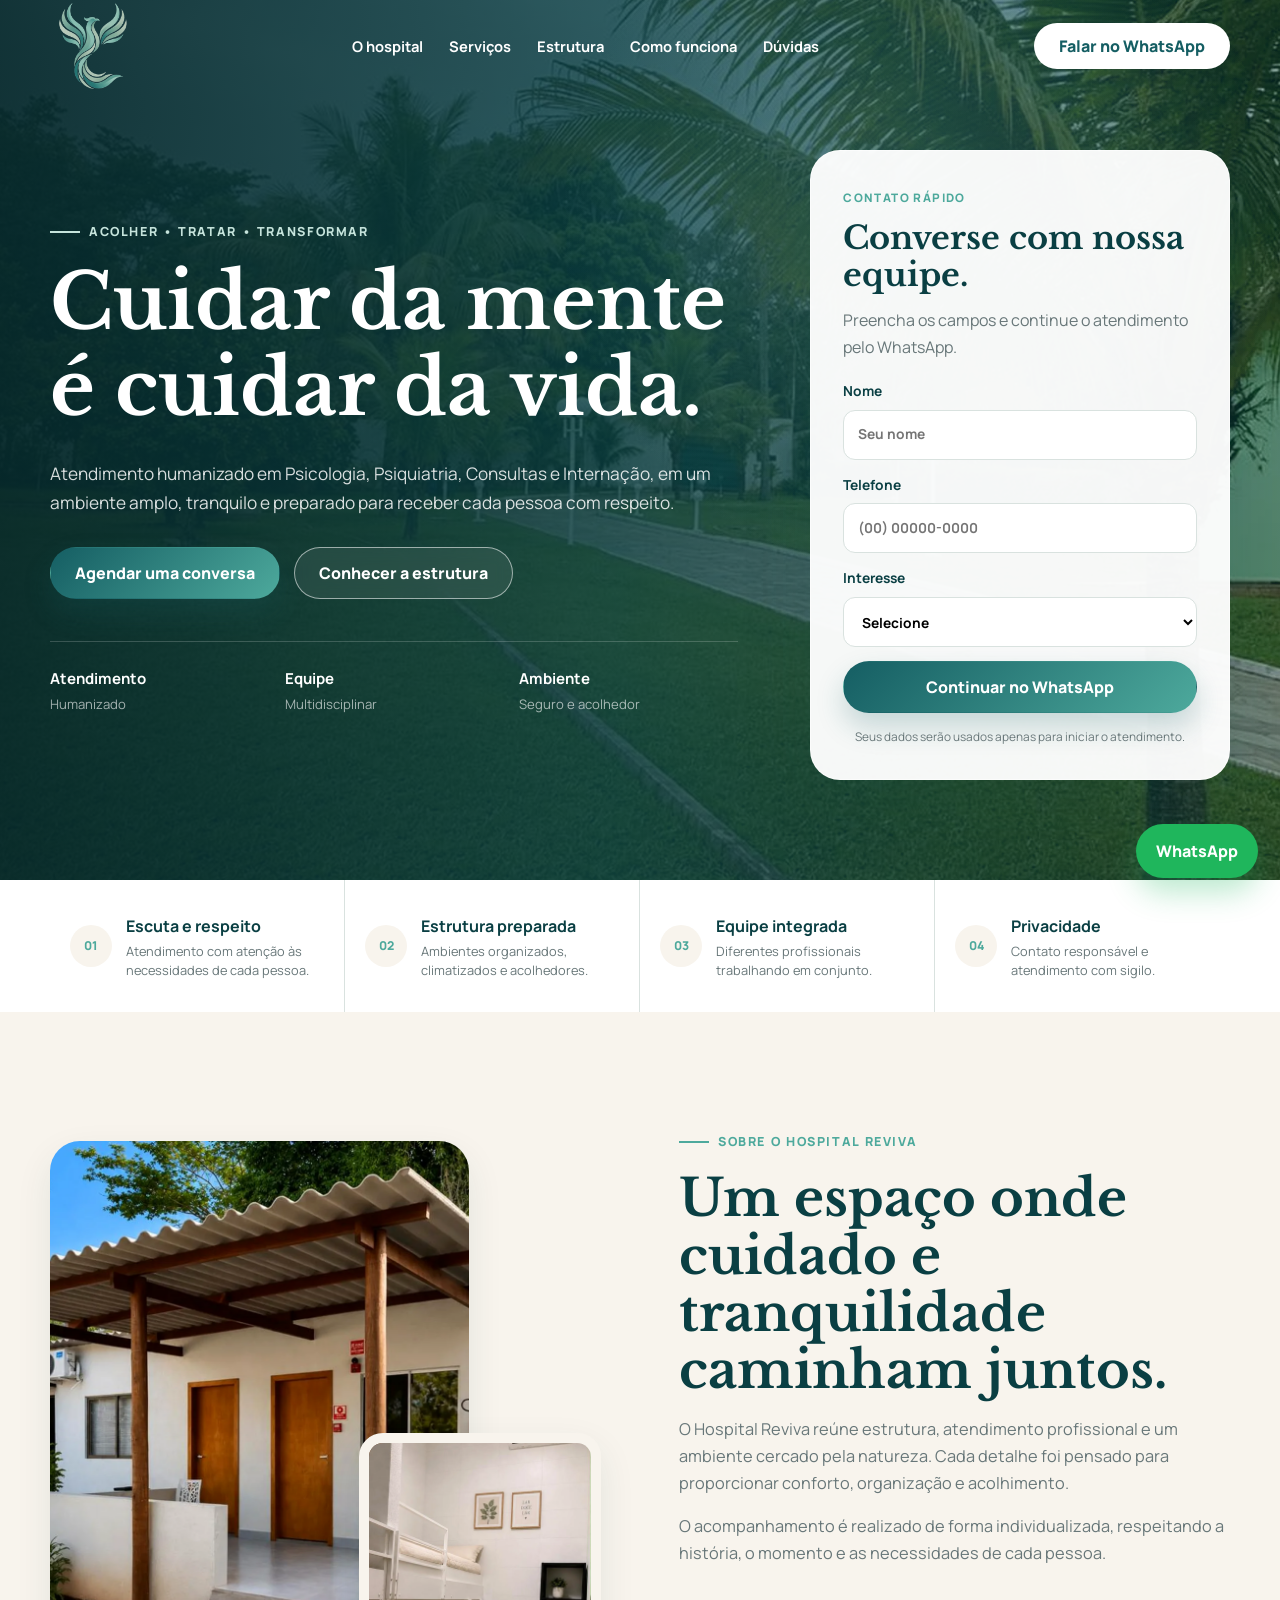
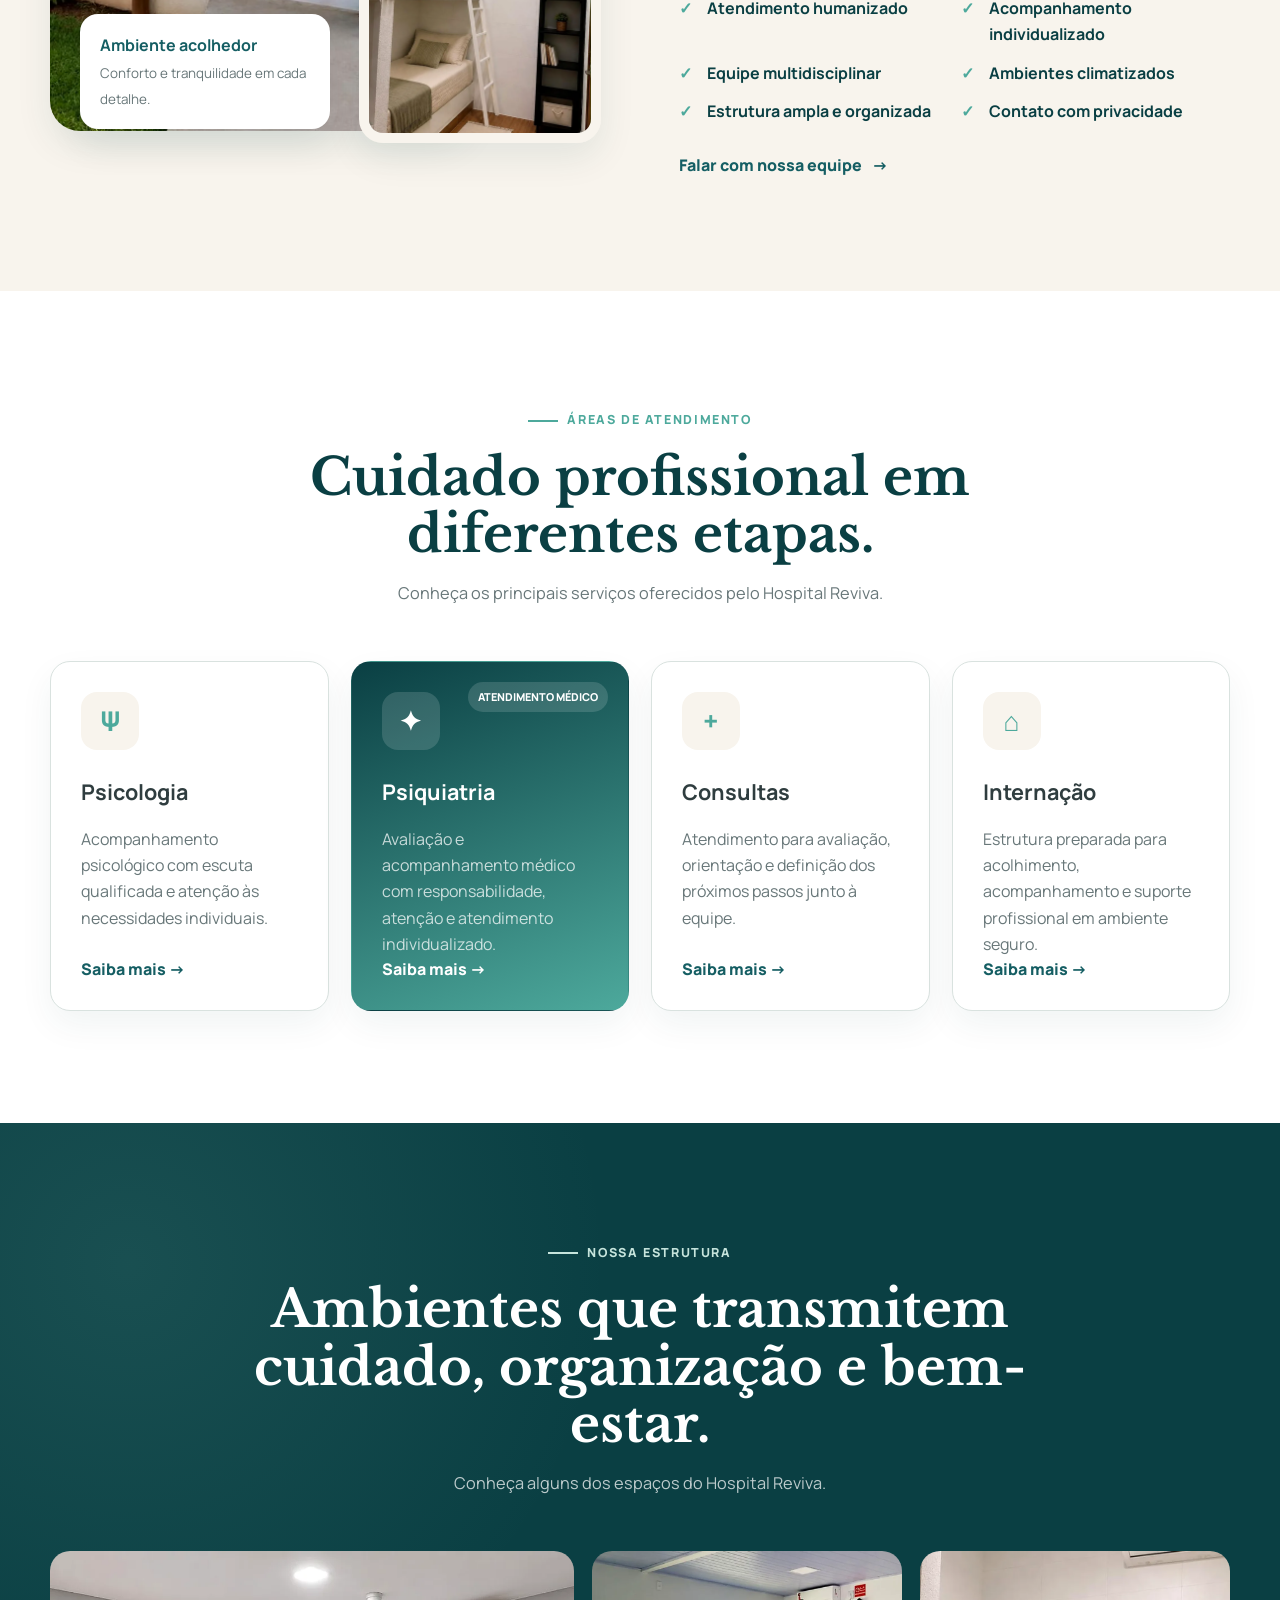
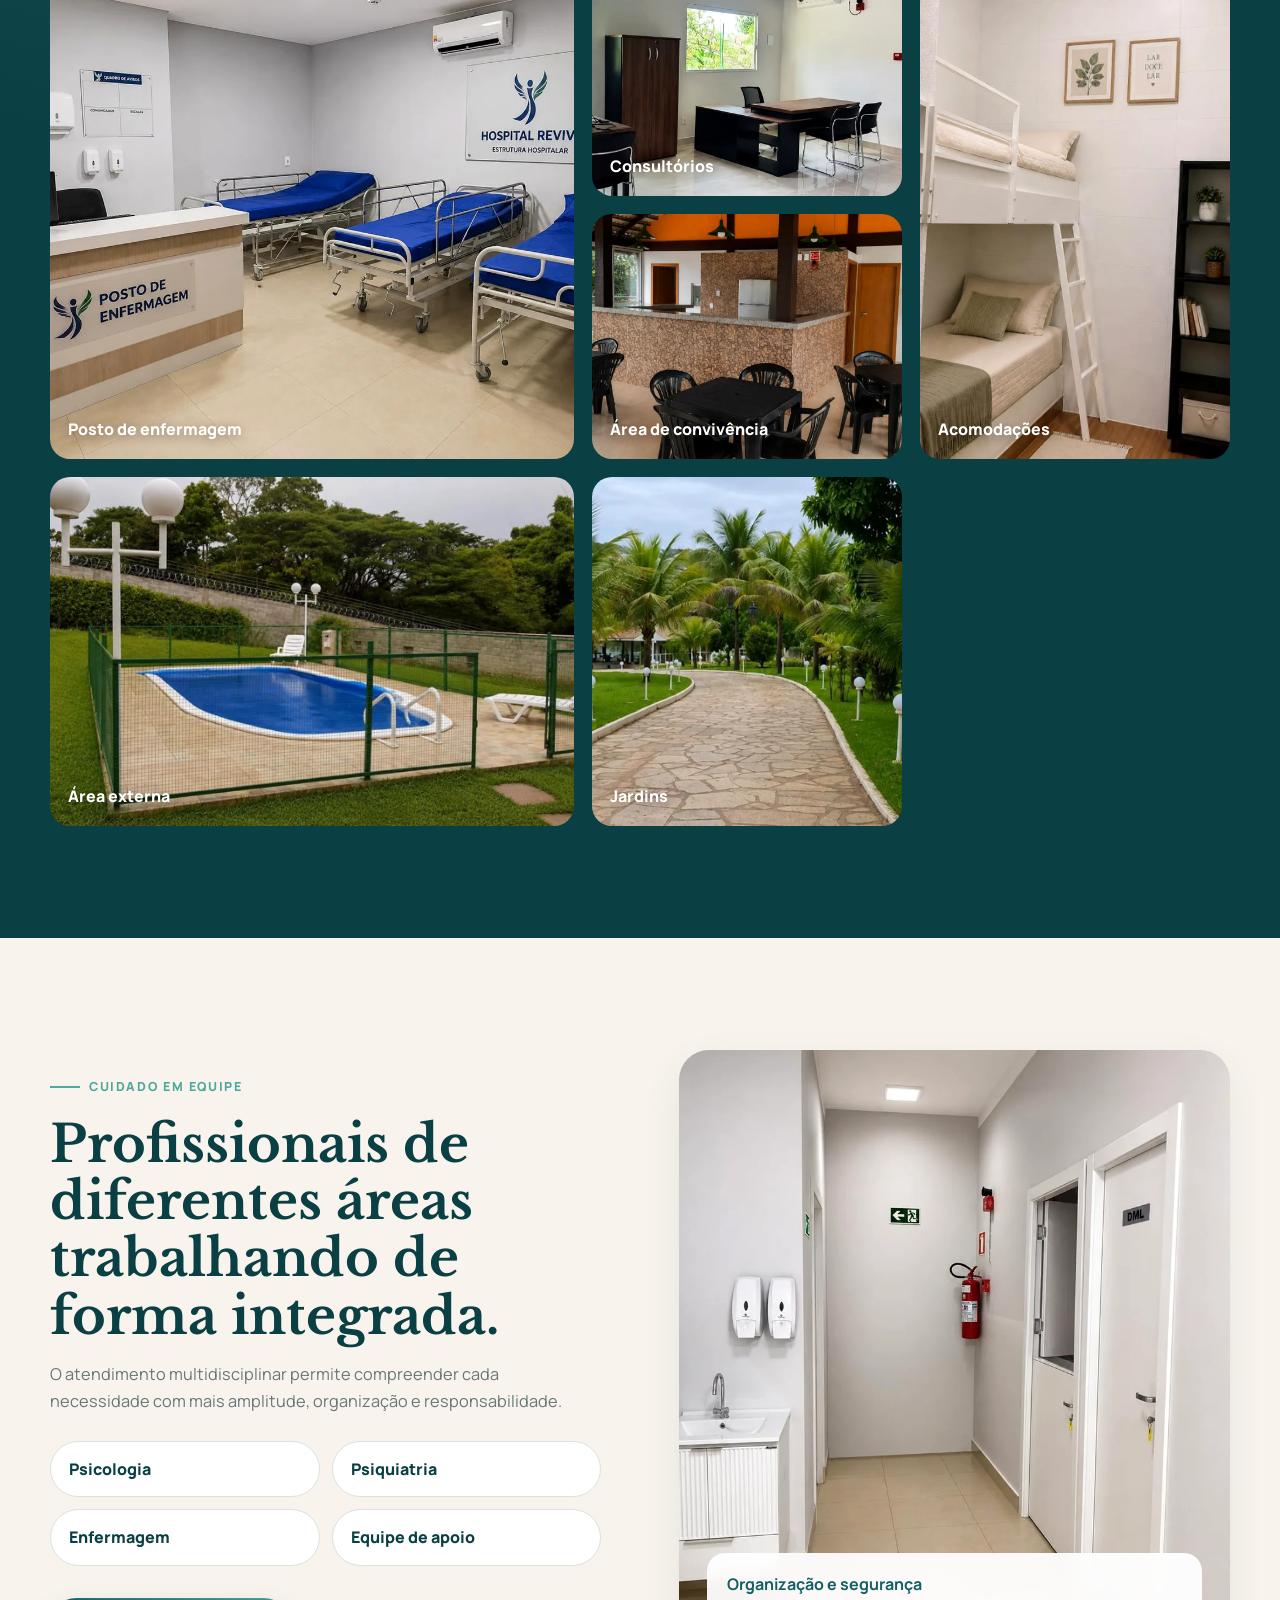
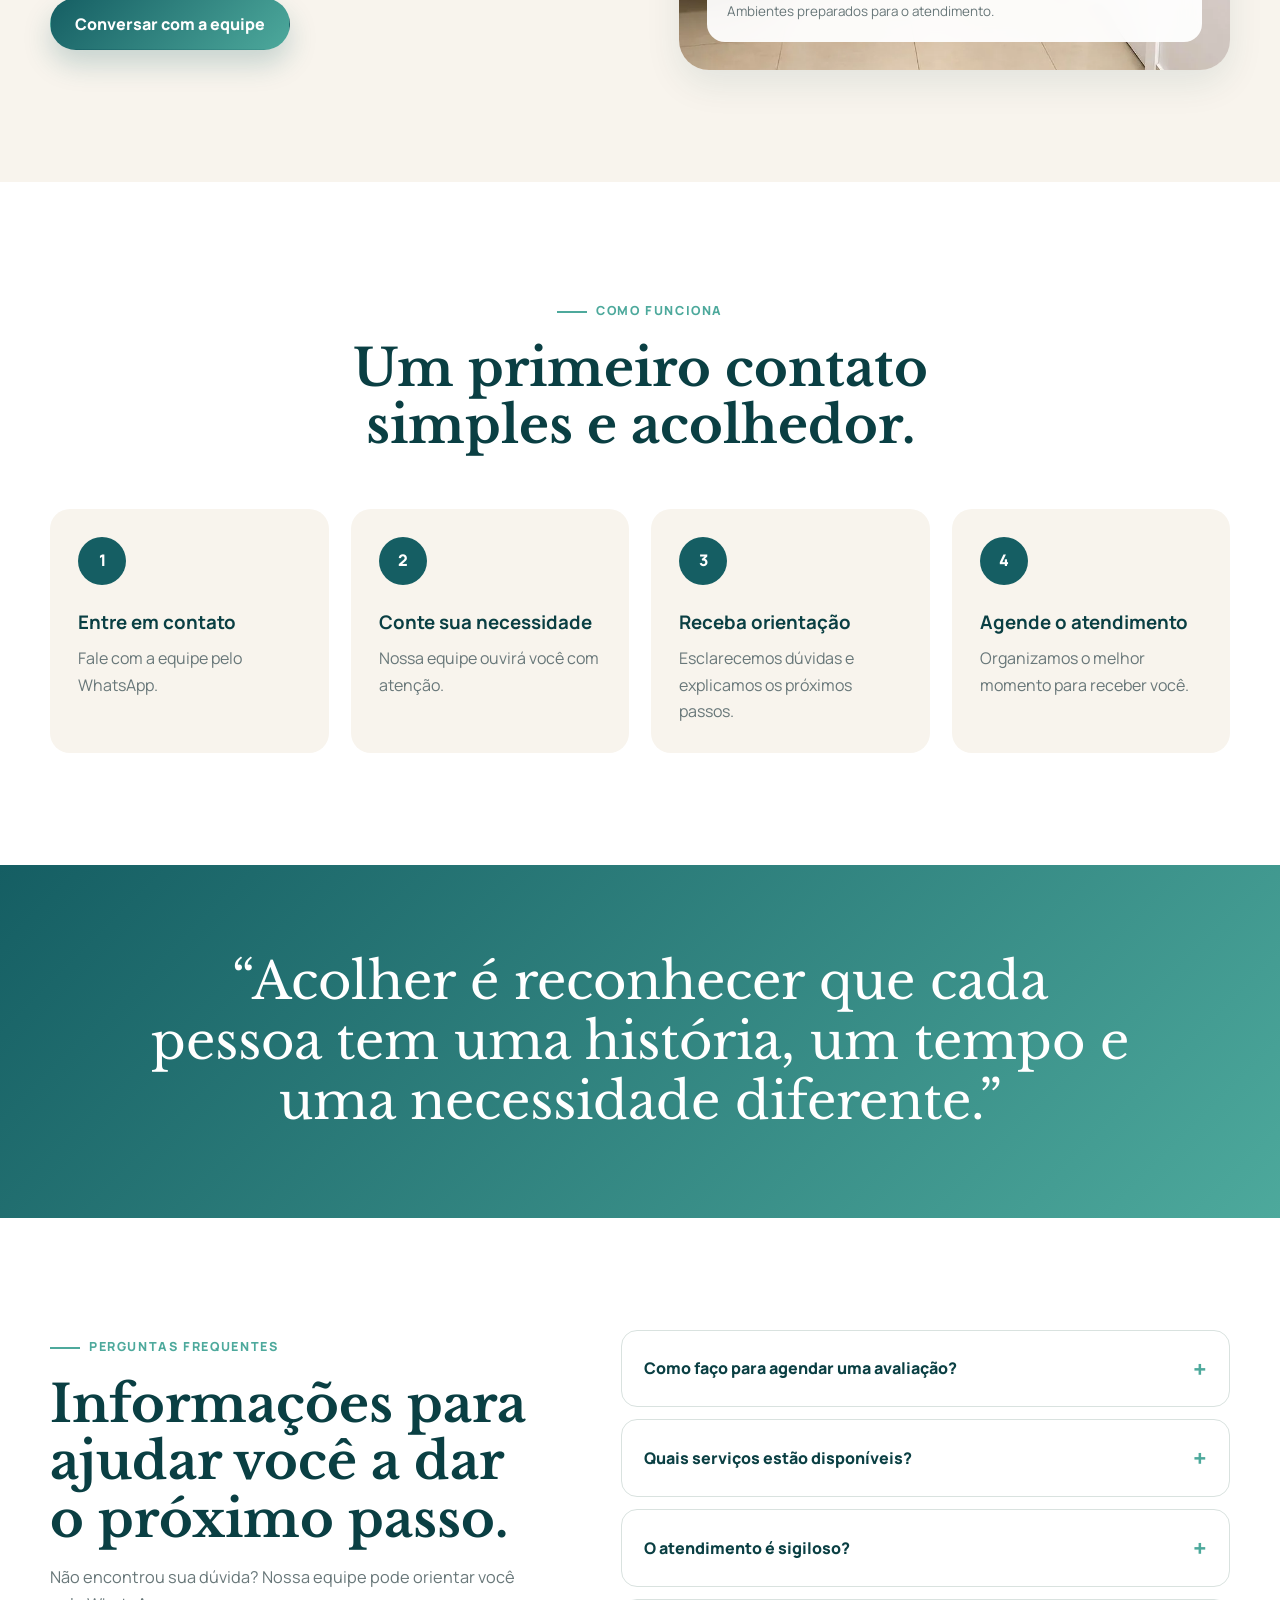
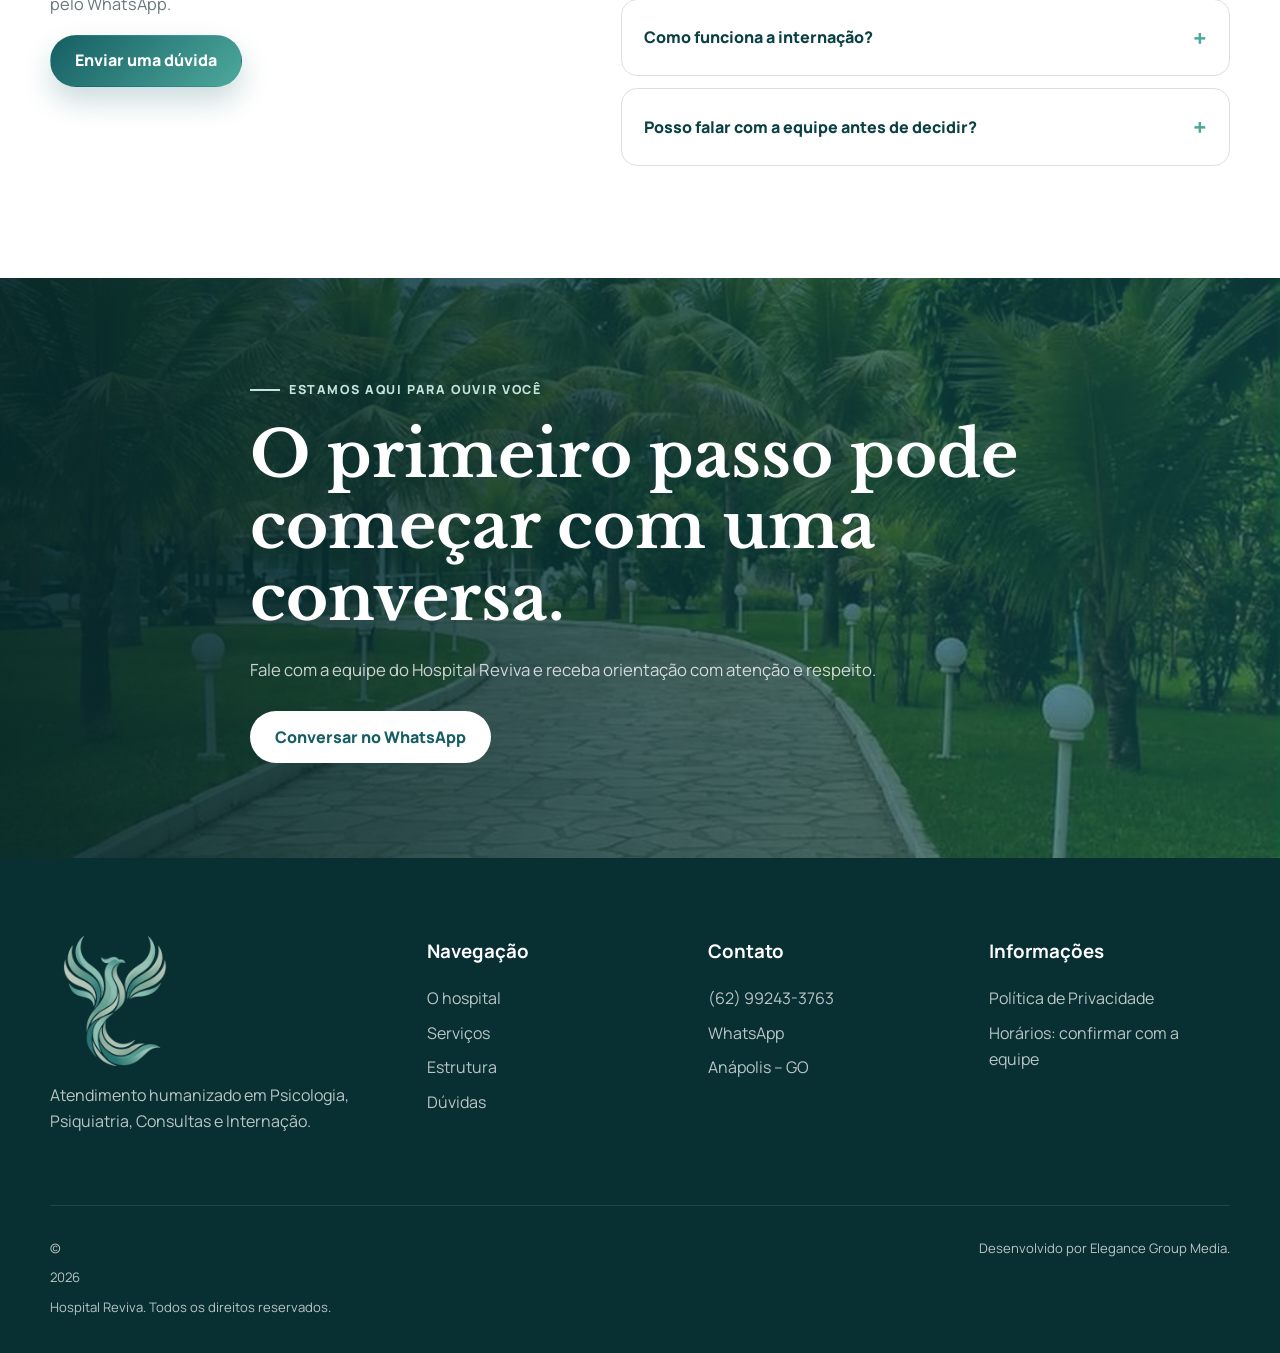
<file: index.html>
<!doctype html>
<html lang="pt-BR">
<head>
  <meta charset="utf-8">
  <meta name="viewport" content="width=device-width, initial-scale=1">
  <meta name="theme-color" content="#155e63">
  <link rel="icon" type="image/x-icon" href="assets/icons/favicon.ico?v=3">
  <link rel="icon" type="image/png" sizes="32x32" href="assets/icons/favicon-32x32.png?v=3">
  <link rel="apple-touch-icon" sizes="180x180" href="assets/icons/apple-touch-icon.png?v=3">
  <link rel="manifest" href="site.webmanifest?v=3">

  <meta name="description" content="Hospital Reviva: atendimento humanizado em Psicologia, Psiquiatria, Consultas e Internação, em uma estrutura acolhedora e preparada.">
  <meta name="robots" content="index,follow">
  <meta property="og:type" content="website">
  <meta property="og:locale" content="pt_BR">
  <meta property="og:title" content="Hospital Reviva | Cuidado e acolhimento">
  <meta property="og:description" content="Conheça a estrutura do Hospital Reviva e fale com nossa equipe pelo WhatsApp.">
  <meta property="og:image" content="assets/images/hero.webp">
  <title>Hospital Reviva | Cuidado e acolhimento</title>
<link rel="preload" as="image" href="assets/images/hero.webp" type="image/webp">
  <link rel="preconnect" href="https://fonts.googleapis.com">
  <link rel="preconnect" href="https://fonts.gstatic.com" crossorigin>
  <link href="https://fonts.googleapis.com/css2?family=Libre+Baskerville:wght@400;700&family=Manrope:wght@400;500;600;700;800&display=swap" rel="stylesheet">
  <link rel="stylesheet" href="style.css">

  <script type="application/ld+json">
  {
    "@context":"https://schema.org",
    "@type":"Hospital",
    "name":"Hospital Reviva",
    "description":"Atendimento humanizado em Psicologia, Psiquiatria, Consultas e Internação.",
    "telephone":"+55 62 99243-3763",
    "image":"assets/images/hero.webp",
    "url":"https://SEU-DOMINIO.com.br"
  }
  </script>
</head>
<body>
  <a class="skip-link" href="#conteudo">Ir para o conteúdo</a>

  <header class="header" id="topo">
    <div class="container header__inner">
      <a href="#inicio" class="brand" aria-label="Hospital Reviva">
        <img src="assets/logo/logo-reviva.png?v=3" alt="Hospital Reviva">
      </a>

      <button class="menu-button" aria-label="Abrir menu" aria-controls="menu" aria-expanded="false">
        <span></span><span></span><span></span>
      </button>

      <nav class="menu" id="menu" aria-label="Menu principal">
        <a href="#sobre">O hospital</a>
        <a href="#servicos">Serviços</a>
        <a href="#estrutura">Estrutura</a>
        <a href="#como-funciona">Como funciona</a>
        <a href="#duvidas">Dúvidas</a>
      </nav>

      <a class="button button--header whatsapp-link" target="_blank" rel="noopener"
         href="https://wa.me/556299243763?text=Olá%2C%20gostaria%20de%20mais%20informações%20sobre%20o%20Hospital%20Reviva.">
        Falar no WhatsApp
      </a>
    </div>
  </header>

  <main id="conteudo">
    <section class="hero" id="inicio">
      <div class="hero__image" aria-hidden="true"></div>
      <div class="hero__shade" aria-hidden="true"></div>

      <div class="container hero__grid">
        <div class="hero__content reveal">
          <span class="overline overline--light">Acolher • Tratar • Transformar</span>
          <h1>Cuidar da mente é cuidar da vida.</h1>
          <p>
            Atendimento humanizado em Psicologia, Psiquiatria, Consultas e Internação,
            em um ambiente amplo, tranquilo e preparado para receber cada pessoa com respeito.
          </p>

          <div class="hero__actions">
            <a class="button button--primary whatsapp-link" target="_blank" rel="noopener"
               href="https://wa.me/5562992433763?text=Olá%2C%20gostaria%20de%20agendar%20uma%20avaliação%20no%20Hospital%20Reviva.">
              Agendar uma conversa
            </a>
            <a class="button button--ghost" href="#estrutura">Conhecer a estrutura</a>
          </div>

          <div class="hero__badges">
            <div><strong>Atendimento</strong><span>Humanizado</span></div>
            <div><strong>Equipe</strong><span>Multidisciplinar</span></div>
            <div><strong>Ambiente</strong><span>Seguro e acolhedor</span></div>
          </div>
        </div>

        <aside class="lead-card reveal" aria-label="Contato rápido">
          <span class="lead-card__tag">Contato rápido</span>
          <h2>Converse com nossa equipe.</h2>
          <p>Preencha os campos e continue o atendimento pelo WhatsApp.</p>

          <form id="lead-form">
            <label>
              Nome
              <input id="nome" name="nome" type="text" autocomplete="name" placeholder="Seu nome" required>
            </label>
            <label>
              Telefone
              <input id="telefone" name="telefone" type="tel" autocomplete="tel" placeholder="(00) 00000-0000" required>
            </label>
            <label>
              Interesse
              <select id="interesse" name="interesse" required>
                <option value="">Selecione</option>
                <option>Psicologia</option>
                <option>Psiquiatria</option>
                <option>Consultas</option>
                <option>Internação</option>
                <option>Informações gerais</option>
              </select>
            </label>
            <button class="button button--primary button--full" type="submit">Continuar no WhatsApp</button>
            <small>Seus dados serão usados apenas para iniciar o atendimento.</small>
          </form>
        </aside>
      </div>
    </section>

    <section class="quick-trust" aria-label="Diferenciais">
      <div class="container quick-trust__grid">
        <article><span>01</span><div><strong>Escuta e respeito</strong><p>Atendimento com atenção às necessidades de cada pessoa.</p></div></article>
        <article><span>02</span><div><strong>Estrutura preparada</strong><p>Ambientes organizados, climatizados e acolhedores.</p></div></article>
        <article><span>03</span><div><strong>Equipe integrada</strong><p>Diferentes profissionais trabalhando em conjunto.</p></div></article>
        <article><span>04</span><div><strong>Privacidade</strong><p>Contato responsável e atendimento com sigilo.</p></div></article>
      </div>
    </section>

    <section class="section section--cream" id="sobre">
      <div class="container split">
        <div class="photo-stack reveal">
          <img class="photo-stack__main" src="assets/images/about.webp" alt="Área externa do Hospital Reviva" loading="lazy">
          <img class="photo-stack__small" src="assets/images/room.webp" alt="Acomodação do Hospital Reviva" loading="lazy">
          <div class="photo-stack__seal">
            <strong>Ambiente acolhedor</strong>
            <span>Conforto e tranquilidade em cada detalhe.</span>
          </div>
        </div>

        <div class="section-copy reveal">
          <span class="overline">Sobre o Hospital Reviva</span>
          <h2>Um espaço onde cuidado e tranquilidade caminham juntos.</h2>
          <p>
            O Hospital Reviva reúne estrutura, atendimento profissional e um ambiente cercado pela natureza.
            Cada detalhe foi pensado para proporcionar conforto, organização e acolhimento.
          </p>
          <p>
            O acompanhamento é realizado de forma individualizada, respeitando a história,
            o momento e as necessidades de cada pessoa.
          </p>

          <div class="feature-list">
            <span>Atendimento humanizado</span>
            <span>Acompanhamento individualizado</span>
            <span>Equipe multidisciplinar</span>
            <span>Ambientes climatizados</span>
            <span>Estrutura ampla e organizada</span>
            <span>Contato com privacidade</span>
          </div>

          <a class="text-link whatsapp-link" target="_blank" rel="noopener"
             href="https://wa.me/5562992433763?text=Olá%2C%20gostaria%20de%20conhecer%20melhor%20o%20Hospital%20Reviva.">
            Falar com nossa equipe <span>→</span>
          </a>
        </div>
      </div>
    </section>

    <section class="section" id="servicos">
      <div class="container">
        <div class="section-heading reveal">
          <span class="overline">Áreas de atendimento</span>
          <h2>Cuidado profissional em diferentes etapas.</h2>
          <p>Conheça os principais serviços oferecidos pelo Hospital Reviva.</p>
        </div>

        <div class="cards">
          <article class="service-card reveal">
            <div class="service-card__icon">Ψ</div>
            <h3>Psicologia</h3>
            <p>Acompanhamento psicológico com escuta qualificada e atenção às necessidades individuais.</p>
            <a class="whatsapp-link" target="_blank" rel="noopener"
               href="https://wa.me/5562992433763?text=Olá%2C%20gostaria%20de%20informações%20sobre%20Psicologia.">Saiba mais →</a>
          </article>

          <article class="service-card service-card--featured reveal">
            <span class="service-card__label">Atendimento médico</span>
            <div class="service-card__icon">✦</div>
            <h3>Psiquiatria</h3>
            <p>Avaliação e acompanhamento médico com responsabilidade, atenção e atendimento individualizado.</p>
            <a class="whatsapp-link" target="_blank" rel="noopener"
               href="https://wa.me/5562992433763?text=Olá%2C%20gostaria%20de%20informações%20sobre%20Psiquiatria.">Saiba mais →</a>
          </article>

          <article class="service-card reveal">
            <div class="service-card__icon">+</div>
            <h3>Consultas</h3>
            <p>Atendimento para avaliação, orientação e definição dos próximos passos junto à equipe.</p>
            <a class="whatsapp-link" target="_blank" rel="noopener"
               href="https://wa.me/5562992433763?text=Olá%2C%20gostaria%20de%20informações%20sobre%20Consultas.">Saiba mais →</a>
          </article>

          <article class="service-card reveal">
            <div class="service-card__icon">⌂</div>
            <h3>Internação</h3>
            <p>Estrutura preparada para acolhimento, acompanhamento e suporte profissional em ambiente seguro.</p>
            <a class="whatsapp-link" target="_blank" rel="noopener"
               href="https://wa.me/5562992433763?text=Olá%2C%20gostaria%20de%20informações%20sobre%20Internação.">Saiba mais →</a>
          </article>
        </div>
      </div>
    </section>

    <section class="section section--dark" id="estrutura">
      <div class="container">
        <div class="section-heading section-heading--light reveal">
          <span class="overline overline--light">Nossa estrutura</span>
          <h2>Ambientes que transmitem cuidado, organização e bem-estar.</h2>
          <p>Conheça alguns dos espaços do Hospital Reviva.</p>
        </div>

        <div class="gallery">
          <figure class="gallery__item gallery__item--large reveal">
            <img src="assets/images/nursing.webp" alt="Posto de enfermagem do Hospital Reviva" loading="lazy">
            <figcaption>Posto de enfermagem</figcaption>
          </figure>
          <figure class="gallery__item reveal">
            <img src="assets/images/office.webp" alt="Consultório e área administrativa" loading="lazy">
            <figcaption>Consultórios</figcaption>
          </figure>
          <figure class="gallery__item reveal">
            <img src="assets/images/lounge.webp" alt="" loading="lazy">
            <figcaption>Área de convivência</figcaption>
          </figure>
          <figure class="gallery__item reveal">
            <img src="assets/images/pool.webp" alt="Área externa com piscina" loading="lazy">
            <figcaption>Área externa</figcaption>
          </figure>
          <figure class="gallery__item reveal">
            <img src="assets/images/garden.webp" alt="Jardins do Hospital Reviva" loading="lazy">
            <figcaption>Jardins</figcaption>
          </figure>
          <figure class="gallery__item gallery__item--tall reveal">
            <img src="assets/images/room.webp" alt="Acomodação do Hospital Reviva" loading="lazy">
            <figcaption>Acomodações</figcaption>
          </figure>
        </div>
      </div>
    </section>

    <section class="section section--cream">
      <div class="container split split--reverse">
        <div class="section-copy reveal">
          <span class="overline">Cuidado em equipe</span>
          <h2>Profissionais de diferentes áreas trabalhando de forma integrada.</h2>
          <p>
            O atendimento multidisciplinar permite compreender cada necessidade com mais amplitude,
            organização e responsabilidade.
          </p>

          <div class="pill-grid">
            <span>Psicologia</span>
            <span>Psiquiatria</span>
            <span>Enfermagem</span>
            <span>Equipe de apoio</span>
          </div>

          <a class="button button--primary whatsapp-link" target="_blank" rel="noopener"
             href="https://wa.me/5562992433763?text=Olá%2C%20gostaria%20de%20falar%20com%20a%20equipe%20do%20Hospital%20Reviva.">
            Conversar com a equipe
          </a>
        </div>

        <div class="image-panel reveal">
          <img src="assets/images/hallway.webp" alt="Corredor interno do Hospital Reviva" loading="lazy">
          <div class="image-panel__card">
            <strong>Organização e segurança</strong>
            <span>Ambientes preparados para o atendimento.</span>
          </div>
        </div>
      </div>
    </section>

    <section class="section process" id="como-funciona">
      <div class="container">
        <div class="section-heading reveal">
          <span class="overline">Como funciona</span>
          <h2>Um primeiro contato simples e acolhedor.</h2>
        </div>

        <div class="steps">
          <article class="step reveal"><span>1</span><h3>Entre em contato</h3><p>Fale com a equipe pelo WhatsApp.</p></article>
          <article class="step reveal"><span>2</span><h3>Conte sua necessidade</h3><p>Nossa equipe ouvirá você com atenção.</p></article>
          <article class="step reveal"><span>3</span><h3>Receba orientação</h3><p>Esclarecemos dúvidas e explicamos os próximos passos.</p></article>
          <article class="step reveal"><span>4</span><h3>Agende o atendimento</h3><p>Organizamos o melhor momento para receber você.</p></article>
        </div>
      </div>
    </section>

    <section class="statement">
      <div class="container reveal">
        <p>“Acolher é reconhecer que cada pessoa tem uma história, um tempo e uma necessidade diferente.”</p>
      </div>
    </section>

    <section class="section" id="duvidas">
      <div class="container faq-layout">
        <div class="section-copy reveal">
          <span class="overline">Perguntas frequentes</span>
          <h2>Informações para ajudar você a dar o próximo passo.</h2>
          <p>Não encontrou sua dúvida? Nossa equipe pode orientar você pelo WhatsApp.</p>
          <a class="button button--primary whatsapp-link" target="_blank" rel="noopener"
             href="https://wa.me/5562992433763?text=Olá%2C%20tenho%20uma%20dúvida%20sobre%20o%20Hospital%20Reviva.">
            Enviar uma dúvida
          </a>
        </div>

        <div class="accordion reveal">
          <article class="faq-item">
            <button aria-expanded="false">Como faço para agendar uma avaliação?<span>+</span></button>
            <div><p>Entre em contato pelo WhatsApp. A equipe fará uma conversa inicial e orientará os próximos passos.</p></div>
          </article>
          <article class="faq-item">
            <button aria-expanded="false">Quais serviços estão disponíveis?<span>+</span></button>
            <div><p>O Hospital Reviva oferece Psicologia, Psiquiatria, Consultas e Internação.</p></div>
          </article>
          <article class="faq-item">
            <button aria-expanded="false">O atendimento é sigiloso?<span>+</span></button>
            <div><p>Sim. Privacidade, respeito e responsabilidade fazem parte do atendimento.</p></div>
          </article>
          <article class="faq-item">
            <button aria-expanded="false">Como funciona a internação?<span>+</span></button>
            <div><p>A equipe realiza uma avaliação inicial e apresenta as orientações adequadas para cada situação.</p></div>
          </article>
          <article class="faq-item">
            <button aria-expanded="false">Posso falar com a equipe antes de decidir?<span>+</span></button>
            <div><p>Sim. Você pode entrar em contato para esclarecer dúvidas e conhecer melhor o atendimento.</p></div>
          </article>
        </div>
      </div>
    </section>

    <section class="final-cta">
      <div class="final-cta__image" aria-hidden="true"></div>
      <div class="final-cta__overlay" aria-hidden="true"></div>
      <div class="container final-cta__content reveal">
        <span class="overline overline--light">Estamos aqui para ouvir você</span>
        <h2>O primeiro passo pode começar com uma conversa.</h2>
        <p>Fale com a equipe do Hospital Reviva e receba orientação com atenção e respeito.</p>
        <a class="button button--light whatsapp-link" target="_blank" rel="noopener"
           href="https://wa.me/5562992433763?text=Olá%2C%20gostaria%20de%20falar%20com%20o%20Hospital%20Reviva.">
          Conversar no WhatsApp
        </a>
      </div>
    </section>
  </main>

  <footer class="footer">
    <div class="container footer__grid">
      <div class="footer__brand">
        <img src="assets/logo/logo-reviva.png?v=3" alt="Hospital Reviva">
        <p>Atendimento humanizado em Psicologia, Psiquiatria, Consultas e Internação.</p>
      </div>
      <div>
        <h3>Navegação</h3>
        <a href="#sobre">O hospital</a>
        <a href="#servicos">Serviços</a>
        <a href="#estrutura">Estrutura</a>
        <a href="#duvidas">Dúvidas</a>
      </div>
      <div>
        <h3>Contato</h3>
        <a href="tel:+5562992433763">(62) 99243-3763</a>
        <a class="whatsapp-link" href="https://wa.me/5562992433763" target="_blank" rel="noopener">WhatsApp</a>
        <span>Anápolis – GO</span>
      </div>
      <div>
        <h3>Informações</h3>
        <a href="privacidade.html">Política de Privacidade</a>
        <span>Horários: confirmar com a equipe</span>
      </div>
    </div>

    <div class="container footer__bottom">
      <span>© <span id="year"></span> Hospital Reviva. Todos os direitos reservados.</span>
      <span>Desenvolvido por Elegance Group Media.</span>
    </div>
  </footer>

  <a class="floating-whatsapp whatsapp-link" target="_blank" rel="noopener"
     href="https://wa.me/5562992433763?text=Olá%2C%20gostaria%20de%20mais%20informações."
     aria-label="Falar com o Hospital Reviva pelo WhatsApp">
    WhatsApp
  </a>

  <button class="to-top" aria-label="Voltar ao topo">↑</button>
  <script src="main.js"></script>
</body>
</html>
</file>
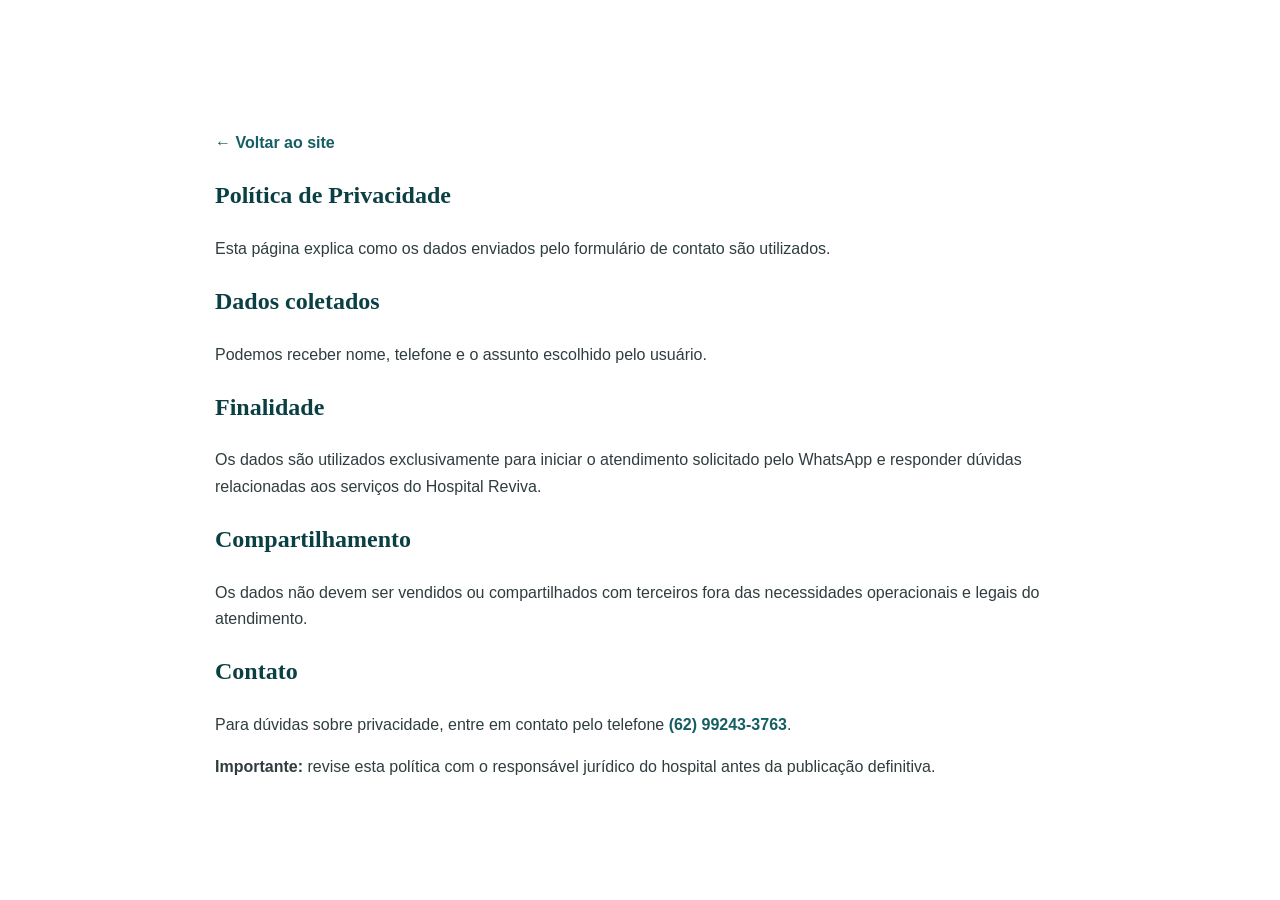
<file: privacidade.html>
<!doctype html><html lang="pt-BR"><head><meta charset="utf-8"><meta name="viewport" content="width=device-width,initial-scale=1"><title>Política de Privacidade | Hospital Reviva</title><link rel="stylesheet" href="style.css"><style>.legal{padding:130px 0 80px}.legal article{max-width:850px;margin:auto}.legal h1,.legal h2{font-family:"Libre Baskerville",serif;color:var(--teal-950)}.legal a{color:var(--teal-900);font-weight:800}</style></head><body><main class="legal"><article class="container"><a href="index.html">← Voltar ao site</a><h1>Política de Privacidade</h1><p>Esta página explica como os dados enviados pelo formulário de contato são utilizados.</p><h2>Dados coletados</h2><p>Podemos receber nome, telefone e o assunto escolhido pelo usuário.</p><h2>Finalidade</h2><p>Os dados são utilizados exclusivamente para iniciar o atendimento solicitado pelo WhatsApp e responder dúvidas relacionadas aos serviços do Hospital Reviva.</p><h2>Compartilhamento</h2><p>Os dados não devem ser vendidos ou compartilhados com terceiros fora das necessidades operacionais e legais do atendimento.</p><h2>Contato</h2><p>Para dúvidas sobre privacidade, entre em contato pelo telefone <a href="tel:+5562992433763">(62) 99243-3763</a>.</p><p><strong>Importante:</strong> revise esta política com o responsável jurídico do hospital antes da publicação definitiva.</p></article></main></body></html>
</file>
<file: style.css>
:root{
  --teal-950:#0a3f43;
  --teal-900:#155e63;
  --teal-800:#1d777a;
  --teal-700:#4da99c;
  --teal-500:#7fbdb1;
  --mint:#c6e4dc;
  --cream:#f8f4ed;
  --sand:#e9ddca;
  --gold:#d7b56d;
  --ink:#2f3d3f;
  --muted:#687779;
  --line:#d9e2df;
  --white:#fff;
  --shadow:0 24px 70px rgba(10,63,67,.14);
  --shadow-soft:0 14px 36px rgba(10,63,67,.09);
  --radius-lg:30px;
  --radius-md:20px;
  --radius-sm:12px;
  --container:min(1180px,calc(100% - 40px));
}
*{box-sizing:border-box}
html{scroll-behavior:smooth}
body{
  margin:0;
  color:var(--ink);
  background:var(--white);
  font-family:"Manrope",sans-serif;
  line-height:1.65
}
img{display:block;max-width:100%}
a{text-decoration:none;color:inherit}
button,input,select{font:inherit}
button{cursor:pointer}
.container{width:var(--container);margin-inline:auto}
.skip-link{position:fixed;top:-80px;left:16px;z-index:9999;background:#fff;padding:10px 14px;border-radius:8px}
.skip-link:focus{top:16px}

.header{
  position:fixed;inset:0 0 auto;z-index:1000;
  transition:.3s ease
}
.header.scrolled{
  background:rgba(248,244,237,.96);
  backdrop-filter:blur(15px);
  box-shadow:0 10px 28px rgba(10,63,67,.08)
}
.header__inner{
  min-height:92px;
  display:flex;align-items:center;justify-content:space-between;gap:26px
}
.brand img{width:86px;height:86px;object-fit:contain;filter:none}
.header.scrolled .brand img{filter:none}
.menu{display:flex;gap:26px;align-items:center}
.menu a{color:#fff;font-weight:700;font-size:.92rem}
.header.scrolled .menu a{color:var(--teal-950)}
.menu a:hover{color:var(--mint)}
.header.scrolled .menu a:hover{color:var(--teal-700)}
.menu-button{display:none;width:44px;height:44px;border:0;background:transparent;flex-direction:column;justify-content:center;gap:5px}
.menu-button span{width:25px;height:2px;background:#fff;display:block;margin-inline:auto}
.header.scrolled .menu-button span{background:var(--teal-950)}

.button{
  min-height:52px;
  display:inline-flex;align-items:center;justify-content:center;
  padding:0 24px;border-radius:999px;border:1px solid transparent;
  font-weight:800;transition:.2s ease
}
.button:hover{transform:translateY(-2px)}
.button--header{min-height:46px;background:#fff;color:var(--teal-900)}
.header.scrolled .button--header{background:var(--teal-900);color:#fff}
.button--primary{background:linear-gradient(135deg,var(--teal-900),var(--teal-700));color:#fff;box-shadow:0 14px 28px rgba(21,94,99,.22)}
.button--ghost{border-color:rgba(255,255,255,.55);color:#fff;background:rgba(255,255,255,.08);backdrop-filter:blur(8px)}
.button--light{background:#fff;color:var(--teal-900)}
.button--full{width:100%}

.hero{position:relative;min-height:880px;display:grid;align-items:center;overflow:hidden;background:var(--teal-950)}
.hero__image{position:absolute;inset:0;background:url("assets/images/hero.webp") center/cover no-repeat;transform:scale(1.02)}
.hero__shade{position:absolute;inset:0;background:
 radial-gradient(circle at 72% 25%,rgba(127,189,177,.20),transparent 32%),
 linear-gradient(90deg,rgba(6,41,44,.94) 0%,rgba(10,63,67,.82) 48%,rgba(10,63,67,.46) 100%)}
.hero__grid{position:relative;z-index:2;padding-top:130px;padding-bottom:80px;display:grid;grid-template-columns:1.18fr .72fr;gap:72px;align-items:center}
.hero__content{color:#fff}
.overline{display:inline-flex;align-items:center;gap:9px;color:var(--teal-700);font-size:.78rem;font-weight:800;letter-spacing:.13em;text-transform:uppercase;margin-bottom:18px}
.overline::before{content:"";width:30px;height:2px;background:currentColor}
.overline--light{color:var(--mint)}
.hero h1,.section h2,.final-cta h2{
  font-family:"Libre Baskerville",serif;
  line-height:1.12;
  margin:0
}
.hero h1{font-size:clamp(3.4rem,6vw,6.4rem);max-width:780px}
.hero__content>p{max-width:700px;color:rgba(255,255,255,.84);font-size:1.08rem;margin:28px 0 30px}
.hero__actions{display:flex;gap:14px;flex-wrap:wrap}
.hero__badges{display:grid;grid-template-columns:repeat(3,1fr);gap:16px;margin-top:42px;padding-top:25px;border-top:1px solid rgba(255,255,255,.18)}
.hero__badges div{display:grid;gap:2px}
.hero__badges strong{font-size:.94rem}
.hero__badges span{font-size:.82rem;color:rgba(255,255,255,.62)}

.lead-card{background:rgba(255,255,255,.96);border:1px solid rgba(255,255,255,.6);border-radius:var(--radius-lg);padding:32px;box-shadow:var(--shadow)}
.lead-card__tag{font-size:.73rem;font-weight:800;letter-spacing:.12em;text-transform:uppercase;color:var(--teal-700)}
.lead-card h2{font-family:"Libre Baskerville",serif;font-size:2rem;line-height:1.18;margin:10px 0 12px;color:var(--teal-950)}
.lead-card>p{margin:0 0 20px;color:var(--muted)}
.lead-card form{display:grid;gap:14px}
.lead-card label{display:grid;gap:7px;color:var(--teal-950);font-size:.86rem;font-weight:700}
.lead-card input,.lead-card select{width:100%;min-height:50px;border:1px solid var(--line);border-radius:12px;padding:0 14px;outline:0;background:#fff}
.lead-card input:focus,.lead-card select:focus{border-color:var(--teal-700);box-shadow:0 0 0 4px rgba(77,169,156,.12)}
.lead-card small{font-size:.74rem;color:var(--muted);text-align:center}

.quick-trust{background:#fff;box-shadow:0 10px 30px rgba(10,63,67,.06)}
.quick-trust__grid{display:grid;grid-template-columns:repeat(4,1fr)}
.quick-trust article{display:flex;gap:14px;align-items:center;min-height:132px;padding:20px;border-right:1px solid var(--line)}
.quick-trust article:last-child{border-right:0}
.quick-trust article>span{flex:0 0 42px;height:42px;display:grid;place-items:center;border-radius:50%;background:var(--cream);color:var(--teal-700);font-weight:800;font-size:.76rem}
.quick-trust strong{display:block;color:var(--teal-950)}
.quick-trust p{margin:3px 0 0;color:var(--muted);font-size:.8rem;line-height:1.45}

.section{padding:112px 0}
.section--cream{background:var(--cream)}
.section--dark{background:var(--teal-950);position:relative;overflow:hidden}
.section--dark::before{content:"";position:absolute;inset:0;background:radial-gradient(circle at 10% 10%,rgba(127,189,177,.13),transparent 28%)}
.section--dark .container{position:relative}
.split{display:grid;grid-template-columns:1fr 1fr;gap:78px;align-items:center}
.split--reverse .section-copy{order:1}
.split--reverse .image-panel{order:2}
.section-copy h2,.section-heading h2{color:var(--teal-950);font-size:clamp(2.4rem,4vw,4.3rem)}
.section-copy p,.section-heading p{color:var(--muted);font-size:1.02rem}
.section-heading{max-width:780px;margin:0 auto 54px;text-align:center}
.section-heading--light h2,.section-heading--light p{color:#fff}
.section-heading--light p{opacity:.72}

.photo-stack{position:relative;min-height:620px}
.photo-stack__main{width:76%;height:590px;object-fit:cover;border-radius:var(--radius-lg);box-shadow:var(--shadow-soft)}
.photo-stack__small{position:absolute;right:0;bottom:18px;width:44%;height:310px;object-fit:cover;border:10px solid var(--cream);border-radius:24px;box-shadow:var(--shadow-soft)}
.photo-stack__seal{position:absolute;left:30px;bottom:32px;max-width:250px;background:#fff;border-radius:18px;padding:18px 20px;box-shadow:var(--shadow-soft)}
.photo-stack__seal strong{display:block;color:var(--teal-900)}
.photo-stack__seal span{font-size:.84rem;color:var(--muted)}

.feature-list{display:grid;grid-template-columns:repeat(2,1fr);gap:12px;margin:28px 0}
.feature-list span{position:relative;padding-left:28px;font-weight:700;color:var(--teal-950)}
.feature-list span::before{content:"✓";position:absolute;left:0;color:var(--teal-700)}
.text-link{display:inline-flex;gap:10px;color:var(--teal-900);font-weight:800}
.text-link span{transition:.2s}
.text-link:hover span{transform:translateX(4px)}

.cards{display:grid;grid-template-columns:repeat(4,1fr);gap:22px}
.service-card{position:relative;min-height:350px;padding:30px;background:#fff;border:1px solid var(--line);border-radius:var(--radius-md);box-shadow:0 14px 34px rgba(10,63,67,.06);transition:.25s}
.service-card:hover{transform:translateY(-8px);box-shadow:var(--shadow-soft);border-color:#b9d8d1}
.service-card--featured{background:linear-gradient(160deg,var(--teal-950),var(--teal-700));color:#fff;border-color:transparent}
.service-card__label{position:absolute;top:20px;right:20px;padding:6px 10px;border-radius:999px;background:rgba(255,255,255,.14);font-size:.68rem;font-weight:800;text-transform:uppercase}
.service-card__icon{width:58px;height:58px;border-radius:16px;display:grid;place-items:center;background:var(--cream);color:var(--teal-700);font-size:1.7rem;font-weight:800}
.service-card--featured .service-card__icon{background:rgba(255,255,255,.14);color:#fff}
.service-card h3{margin:24px 0 10px;font-size:1.35rem}
.service-card p{color:var(--muted)}
.service-card--featured p{color:rgba(255,255,255,.74)}
.service-card a{position:absolute;left:30px;bottom:28px;color:var(--teal-900);font-weight:800}
.service-card--featured a{color:#fff}

.gallery{display:grid;grid-template-columns:1.35fr .8fr .8fr;grid-template-rows:repeat(2,245px);gap:18px}
.gallery__item{position:relative;overflow:hidden;border-radius:20px;margin:0}
.gallery__item--large{grid-row:1/span 2}
.gallery__item--tall{grid-row:1/span 2;grid-column:3}
.gallery__item img{width:100%;height:100%;object-fit:cover;transition:.45s}
.gallery__item:hover img{transform:scale(1.045)}
.gallery__item figcaption{position:absolute;left:18px;bottom:16px;color:#fff;font-weight:800;text-shadow:0 2px 12px rgba(0,0,0,.4)}

.pill-grid{display:grid;grid-template-columns:repeat(2,1fr);gap:12px;margin:26px 0 32px}
.pill-grid span{padding:14px 18px;background:#fff;border:1px solid var(--line);border-radius:999px;font-weight:800;color:var(--teal-950)}
.image-panel{position:relative}
.image-panel img{width:100%;height:620px;object-fit:cover;border-radius:var(--radius-lg);box-shadow:var(--shadow-soft)}
.image-panel__card{position:absolute;left:28px;right:28px;bottom:28px;background:rgba(255,255,255,.94);backdrop-filter:blur(10px);border-radius:18px;padding:18px 20px}
.image-panel__card strong{display:block;color:var(--teal-900)}
.image-panel__card span{font-size:.84rem;color:var(--muted)}

.process{background:#fff}
.steps{display:grid;grid-template-columns:repeat(4,1fr);gap:22px}
.step{background:var(--cream);border-radius:var(--radius-md);padding:28px;min-height:230px}
.step>span{width:48px;height:48px;border-radius:50%;display:grid;place-items:center;background:var(--teal-900);color:#fff;font-weight:800}
.step h3{color:var(--teal-950);margin:22px 0 8px}
.step p{margin:0;color:var(--muted)}

.statement{padding:86px 0;background:linear-gradient(135deg,var(--teal-900),var(--teal-700))}
.statement p{max-width:1000px;margin:0 auto;color:#fff;text-align:center;font-family:"Libre Baskerville",serif;font-size:clamp(2rem,4vw,4.1rem);line-height:1.18}

.faq-layout{display:grid;grid-template-columns:.9fr 1.1fr;gap:72px;align-items:start}
.accordion{display:grid;gap:12px}
.faq-item{border:1px solid var(--line);border-radius:16px;overflow:hidden;background:#fff}
.faq-item button{width:100%;min-height:72px;padding:18px 22px;border:0;background:transparent;display:flex;align-items:center;justify-content:space-between;text-align:left;color:var(--teal-950);font-weight:800}
.faq-item button span{font-size:1.5rem;color:var(--teal-700);transition:.2s}
.faq-item.open button span{transform:rotate(45deg)}
.faq-item>div{max-height:0;overflow:hidden;transition:max-height .3s ease}
.faq-item>div p{margin:0;padding:0 22px 20px;color:var(--muted)}

.final-cta{position:relative;min-height:580px;display:grid;align-items:center;overflow:hidden}
.final-cta__image{position:absolute;inset:0;background:url("assets/images/cta.webp") center/cover no-repeat}
.final-cta__overlay{position:absolute;inset:0;background:linear-gradient(90deg,rgba(6,41,44,.92),rgba(21,94,99,.55))}
.final-cta__content{position:relative;z-index:2;color:#fff;max-width:780px}
.final-cta h2{font-size:clamp(2.7rem,5vw,5rem)}
.final-cta p{color:rgba(255,255,255,.78);font-size:1.05rem;max-width:680px;margin:22px 0 28px}

.footer{background:#082f32;color:rgba(255,255,255,.72);padding:78px 0 26px}
.footer__grid{display:grid;grid-template-columns:1.4fr repeat(3,1fr);gap:40px}
.footer h3{color:#fff;margin-top:0}
.footer a,.footer span{display:block;margin:8px 0}
.footer__brand img{width:130px;filter:none}
.footer__brand p{max-width:360px}
.footer__bottom{display:flex;justify-content:space-between;gap:20px;border-top:1px solid rgba(255,255,255,.1);margin-top:54px;padding-top:24px;font-size:.82rem}

.floating-whatsapp{position:fixed;right:22px;bottom:22px;z-index:900;min-height:54px;padding:0 20px;border-radius:999px;background:#1fb65c;color:#fff;display:flex;align-items:center;font-weight:800;box-shadow:0 14px 30px rgba(31,182,92,.3)}
.to-top{position:fixed;right:28px;bottom:90px;z-index:890;width:44px;height:44px;border-radius:50%;border:0;background:var(--teal-900);color:#fff;opacity:0;visibility:hidden;transition:.2s}
.to-top.visible{opacity:1;visibility:visible}

.reveal{opacity:0;transform:translateY(24px);transition:opacity .65s ease,transform .65s ease}
.reveal.visible{opacity:1;transform:none}

@media(max-width:1080px){
  .menu{gap:16px}
  .button--header{display:none}
  .hero__grid{grid-template-columns:1fr .82fr;gap:36px}
  .quick-trust__grid{grid-template-columns:repeat(2,1fr)}
  .quick-trust article:nth-child(2){border-right:0}
  .quick-trust article:nth-child(-n+2){border-bottom:1px solid var(--line)}
  .cards{grid-template-columns:repeat(2,1fr)}
  .steps{grid-template-columns:repeat(2,1fr)}
  .footer__grid{grid-template-columns:1.5fr 1fr 1fr}
  .footer__grid>div:last-child{grid-column:2}
}
@media(max-width:820px){
  :root{--container:min(100% - 28px,1180px)}
  .header{background:rgba(10,63,67,.72);backdrop-filter:blur(10px)}
  .header__inner{min-height:78px}
  .brand img{width:72px;height:72px}
  .menu-button{display:flex}
  .menu{position:fixed;left:14px;right:14px;top:78px;display:grid;gap:0;padding:12px;background:#fff;border-radius:16px;box-shadow:var(--shadow-soft);opacity:0;visibility:hidden;transform:translateY(-10px);transition:.2s}
  .menu.open{opacity:1;visibility:visible;transform:none}
  .menu a,.header.scrolled .menu a{color:var(--teal-950);padding:13px 12px;border-bottom:1px solid var(--line)}
  .menu a:last-child{border-bottom:0}
  .hero{min-height:auto}
  .hero__grid{grid-template-columns:1fr;padding-top:130px;padding-bottom:80px}
  .hero h1{font-size:clamp(3rem,11vw,4.8rem)}
  .lead-card{max-width:620px}
  .split,.faq-layout{grid-template-columns:1fr;gap:48px}
  .split--reverse .section-copy,.split--reverse .image-panel{order:initial}
  .gallery{grid-template-columns:1fr 1fr;grid-template-rows:340px repeat(2,220px)}
  .gallery__item--large{grid-column:1/span 2;grid-row:auto}
  .gallery__item--tall{grid-row:auto;grid-column:auto}
  .footer__grid{grid-template-columns:repeat(2,1fr)}
  .footer__grid>div:last-child{grid-column:auto}
}
@media(max-width:560px){
  .section{padding:78px 0}
  .hero__actions{display:grid}
  .hero__actions .button{width:100%}
  .hero__badges{grid-template-columns:1fr}
  .quick-trust__grid{grid-template-columns:1fr}
  .quick-trust article{border-right:0;border-bottom:1px solid var(--line)}
  .cards,.steps,.feature-list,.pill-grid{grid-template-columns:1fr}
  .photo-stack{min-height:auto;display:grid;gap:14px}
  .photo-stack__main{width:100%;height:460px}
  .photo-stack__small{position:static;width:100%;height:280px;border:0}
  .photo-stack__seal{position:static;max-width:none}
  .gallery{grid-template-columns:1fr;grid-template-rows:repeat(6,250px)}
  .gallery__item--large{grid-column:auto}
  .image-panel img{height:520px}
  .footer__grid{grid-template-columns:1fr}
  .footer__bottom{flex-direction:column}
  .floating-whatsapp{left:14px;right:14px;justify-content:center}
  .to-top{right:18px;bottom:88px}
}
</file>
